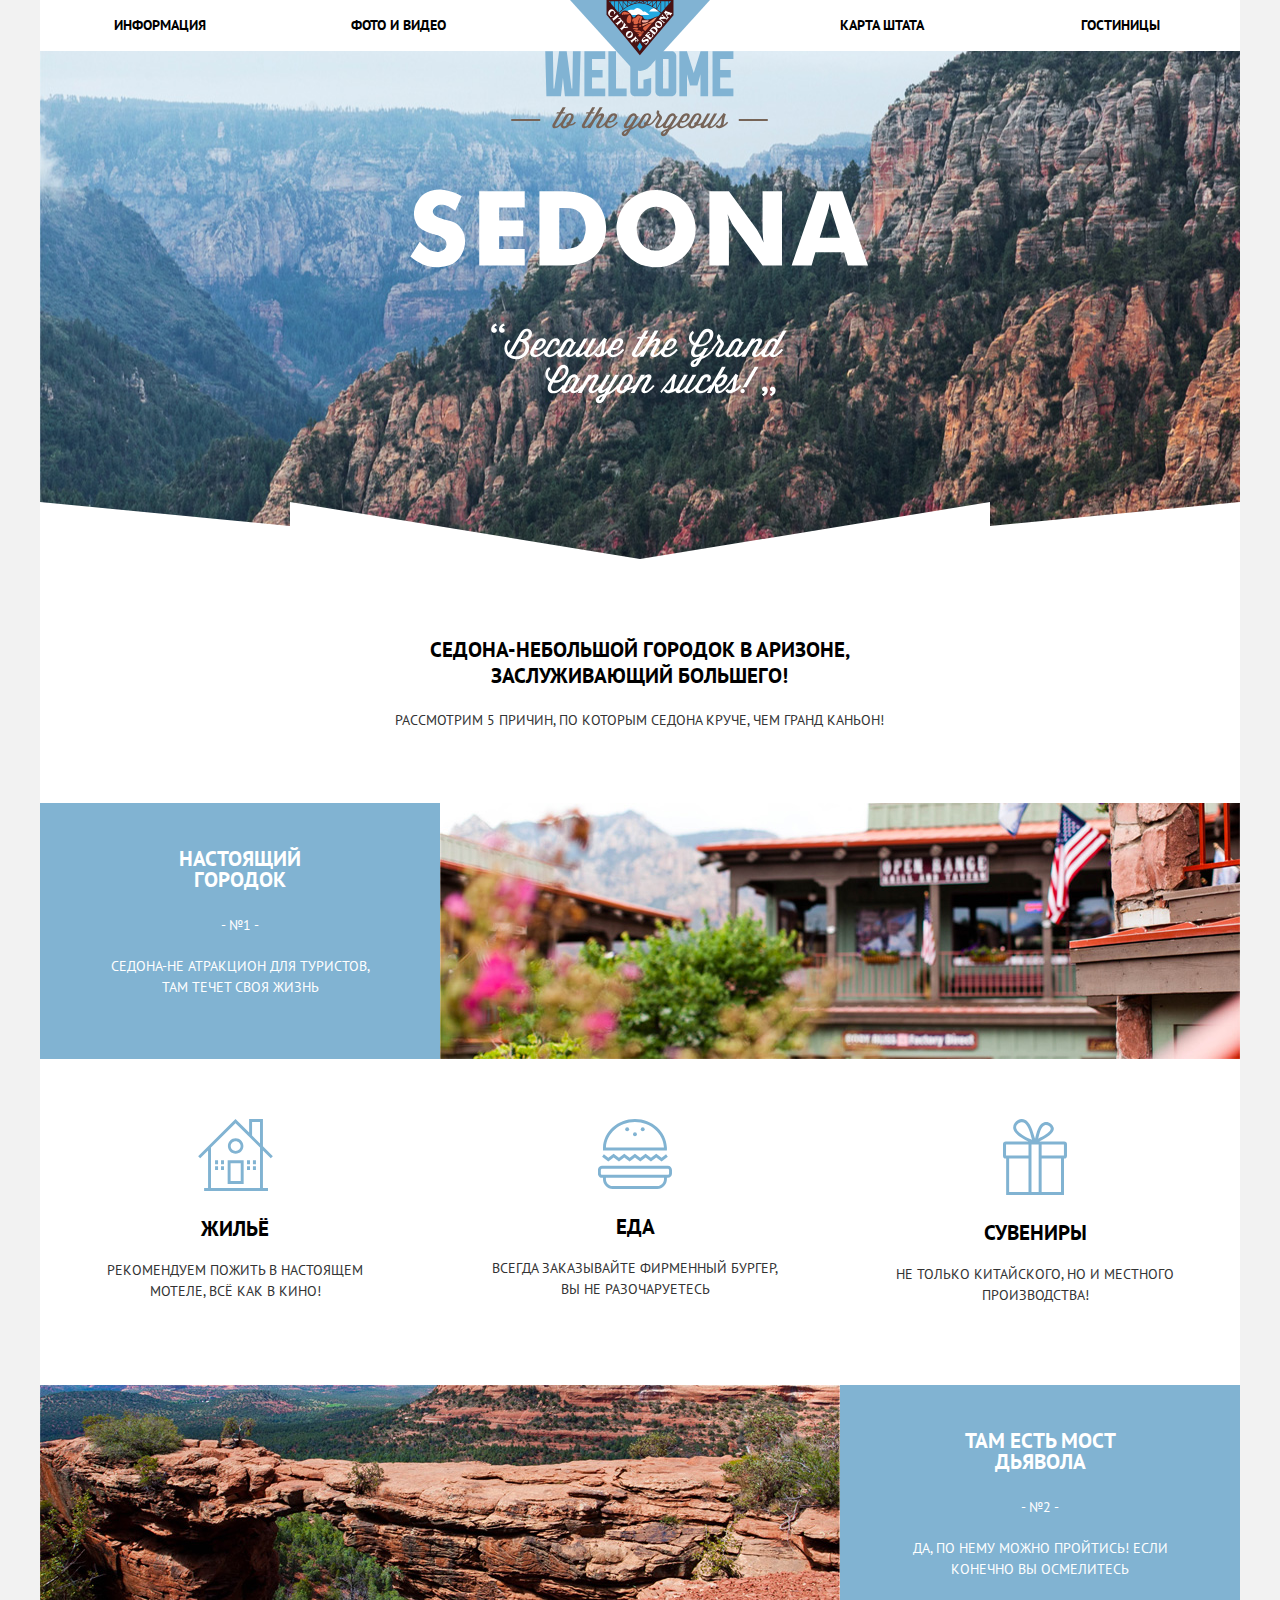
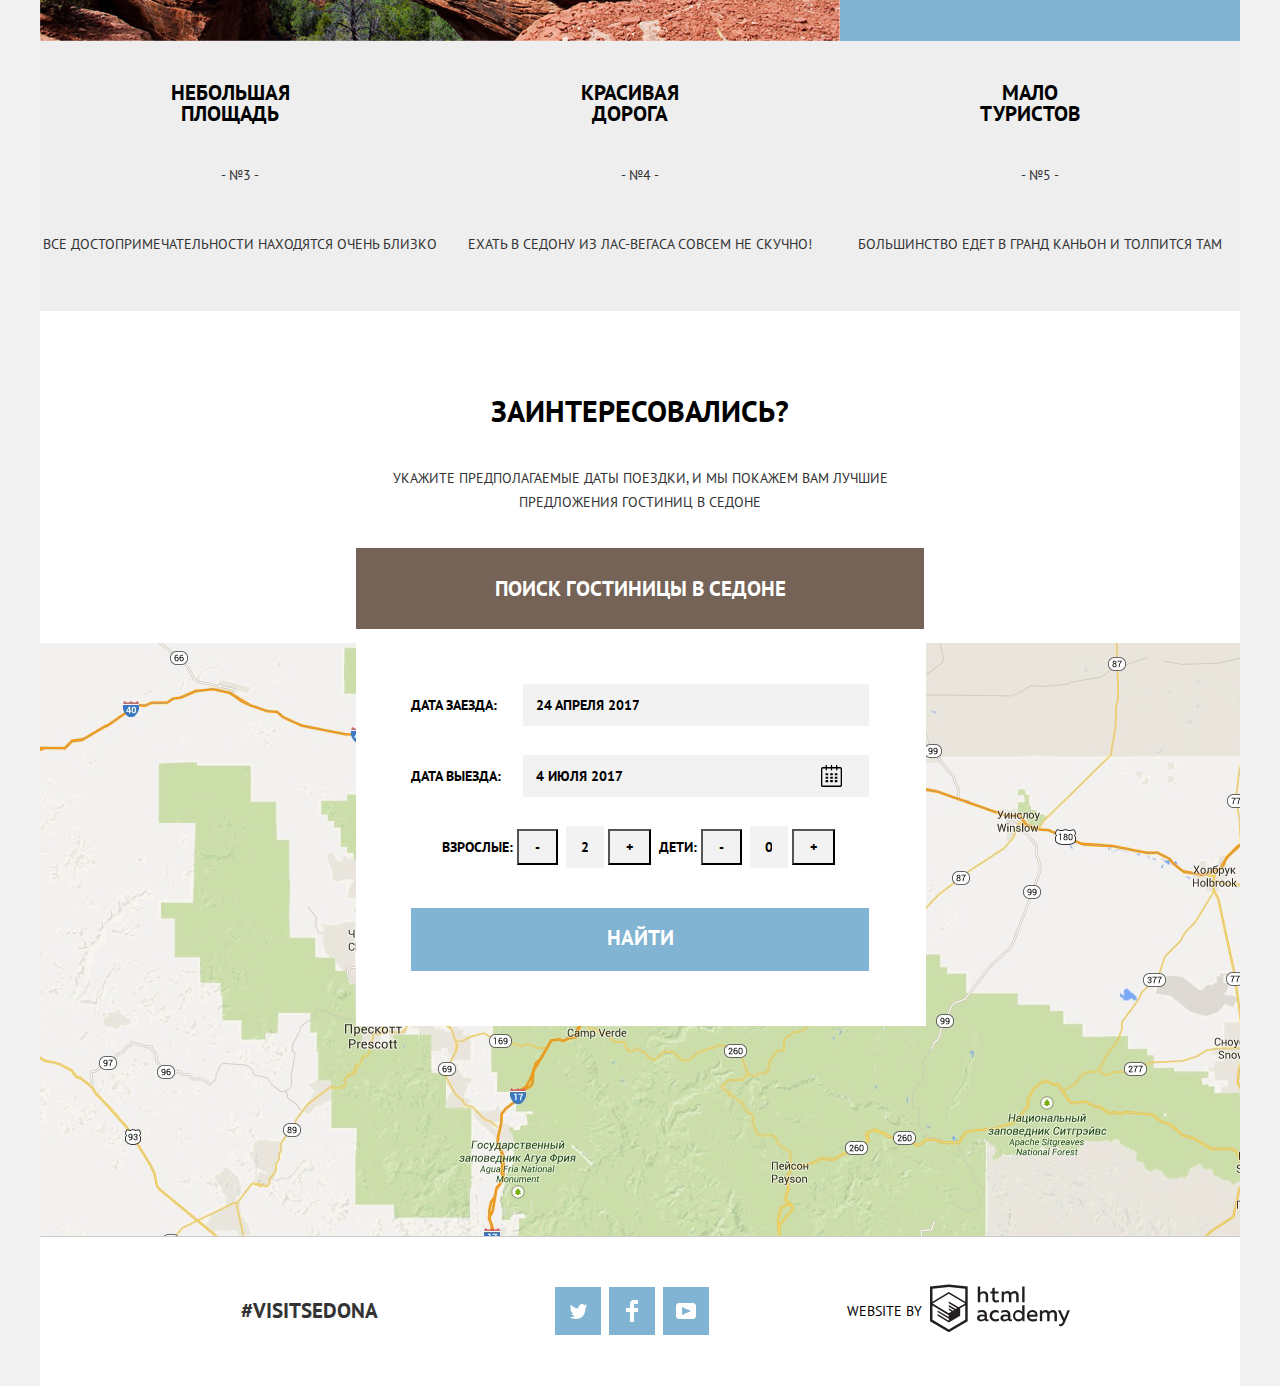
<file: index.html>
<!DOCTYPE html>
<html lang="ru">
  <head>
    <meta charset="utf-8">
    <title>HTML Academy: Седона</title>
    <link href="https://fonts.googleapis.com/css?family=PT+Sans:400,700&amp;subset=cyrillic" rel="stylesheet">
    <link href="css/normalize.css" rel="stylesheet">
    <link href="css/style.css" rel="stylesheet">
  </head>
  <body>
    <div class="container">
      <header class="main-header">
        <nav class="main-navigation">
          <a class="logo" href="index.html">Логотип Седоны</a>
          <ul class="site-navigation">
            <li><a href="info.html" class="site-navigation-link">информация</a></li>
            <li><a href="photo.html" class="site-navigation-link">фото и видео</a></li>
            <li><a href="map.html" class="site-navigation-link">карта штата</a></li>
            <li><a href="hotel.html" class="site-navigation-link">гостиницы</a></li>
          </ul>
        </nav>
      </header>
      <main class="content">
        <section class="welcome">
          <p class="visually-hidden">welcome to the gorgeous</p>
          <h1 class="visually-hidden">SEDONA</h1>
          <p class="visually-hidden">Because the Grand Canyon is sucks!</p>
          <div class="welcome-text"></div>
        </section>
        <section class="about">
          <div class="about-sedona">
            <h2 class="text-title">седона-небольшой городок в Аризоне, заслуживающий большего!</h2>
            <p class="text-for-reason">рассмотрим 5 причин, по которым Седона круче, чем Гранд Каньон!</p>
          </div>

          <section class="reasons-item1">
            <div class="reasons-item background-blue">
              <h3 class="text-white title">настоящий городок</h3>
              <p class="text-uppercase text-white">- №1 -</p>
              <p class="text-uppercase text-white">седона-не атракцион для туристов, там течет своя жизнь</p>
            </div>
            <img src="img/reason1.jpg" width="800" height="256" alt="фото Седоны для раздела 5 причин">
          </section>

            <ul class="more-reasons">
              <li class="reasons-item background-white">
                <img src="img/icon-1.svg" width="75" height="72" alt="жилье">
                <h3 class="title">жильё</h3>
                <p class="text-uppercase">рекомендуем пожить в настоящем мотеле, всё как в кино!</p>
              </li>
              <li class="reasons-item background-white">
                <img src="img/icon-3.svg" width="74" height="70" alt="еда">
                <h3 class="title">еда</h3>
                <p class="text-uppercase">всегда заказывайте фирменный бургер, вы не разочаруетесь</p>
              </li>
              <li class="reasons-item background-white">
                <img src="img/icon-2.svg" width="64" height="76" alt="сувениры">
                <h3 class="title">сувениры</h3>
                <p class="text-uppercase">не только китайского, но и местного производства!</p>
              </li>
            </ul>

          <section class="reasons-item2">
            <div class="reasons-item background-blue order">
            <h3 class="text-white title">там есть мост дьявола</h3>
            <p class="text-uppercase text-white">- №2 -</p>
            <p class="text-uppercase text-white">да, по нему можно пройтись! если конечно вы осмелитесь</p>
          </div>
          <img src="img/reason2.jpg" width="800" height="256" alt="еще фото Седоны для раздела 5 причин">
          </section>

          <ul class="reasons-item reasons-item3">
            <li class="reasons-item background-grey">
              <h3 class="text-black title">небольшая площадь</h3>
              <p class="text-uppercase background-grey">- №3 -</p>
              <p class="text-uppercase background-grey">все достопримечательности находятся очень близко</p>
            </li>
            <li class="reasons-item background-grey">
              <h3 class="text-black title">красивая дорога</h3>
              <p class="text-uppercase background-grey">- №4 -</p>
              <p class="text-uppercase background-grey">ехать в седону из лас-вегаса совсем не скучно!</p>
            </li>
            <li class="reasons-item background-grey">
              <h3 class="text-black title">мало туристов</h3>
              <p class="text-uppercase background-grey">- №5 -</p>
              <p class="text-uppercase background-grey">большинство едет в гранд каньон и толпится там</p>
            </li>
          </ul>
        </section>

        <section class="booking">
          <div class="booking-question">
            <h2 class="title-question">заинтересовались?</h2>
            <p class="booking-text-uppercase ">укажите предполагаемые даты поездки, и мы покажем вам лучшие предложения гостиниц в седоне</p>
          <div class="search-request">
             <button class="button text-white">поиск гостиницы в седоне</button>
          </div>
          </div>
          <div class="booking-map booking-form">

            <div class="booking-form-request">
              <form action="https://echo.htmlacademy.ru" method="post">
                <div class="appointment-item"><label for="arrival">дата заезда:</label>
                <input type="text" id="arrival" class="input arrival-date" value="24 апреля 2017">
                <div class="button calendar calendar1"></div></div>

                <div class="appointment-item">
                <label for="departure">дата выезда:</label>
                <input type="text" id="departure" class="input departure-date" value="4 июля 2017">
                <div class="button calendar2"></div></div>

                <div class="appointment-item-ac"><label for="adult">взрослые:</label>
                <button class="button minus">-</button>
                <input type="text" id="adalt" class="input adult-count" value="2">
                <button class="button plus">+</button>
                <label for="children">дети:</label>
                <button class="button minus">-</button>
                <input type="text" id="children" class="input children-count" value="0">
                <button class="button plus">+</button></div>

                <button class="button find" type="submit">найти</button>
              </form>
            </div>
          </div>
        </section>
        <section class="map">
          <h2 class="visually-hidden">Как добраться до Седоны</h2>
          <p><img src="img/map.png" width="1200" height="593" alt="Карта как доехать до Седоны"></p>
          <button class="modal-close">закрыть</button>
        </section>

      </main>
      <footer class="main-footer">
        <span class="hashtag">#VISITSEDONA</span>
        <ul class="footer-social">
          <li><a class="social-link twitter-link" href="#">Twitter</a>
          <li><a class="social-link facebook-link" href="#">Facebook</a>
          <li><a class="social-link youtube-link" href="#">Youtube</a>
        </ul>
        <div class="footer-copyright">
          <span class="copyright">website by</span>
          <a class="websiteby-button" href="https://htmlacademy.ru" aria-label="htmlacademy">
            <img src="img/logo-htmlacademy.svg" width="140" height="71" alt="Логотип разработчика сайта htmlacademy">
          </a>
        </div>
      </footer>
    </div>
  </body>
</html>
</file>
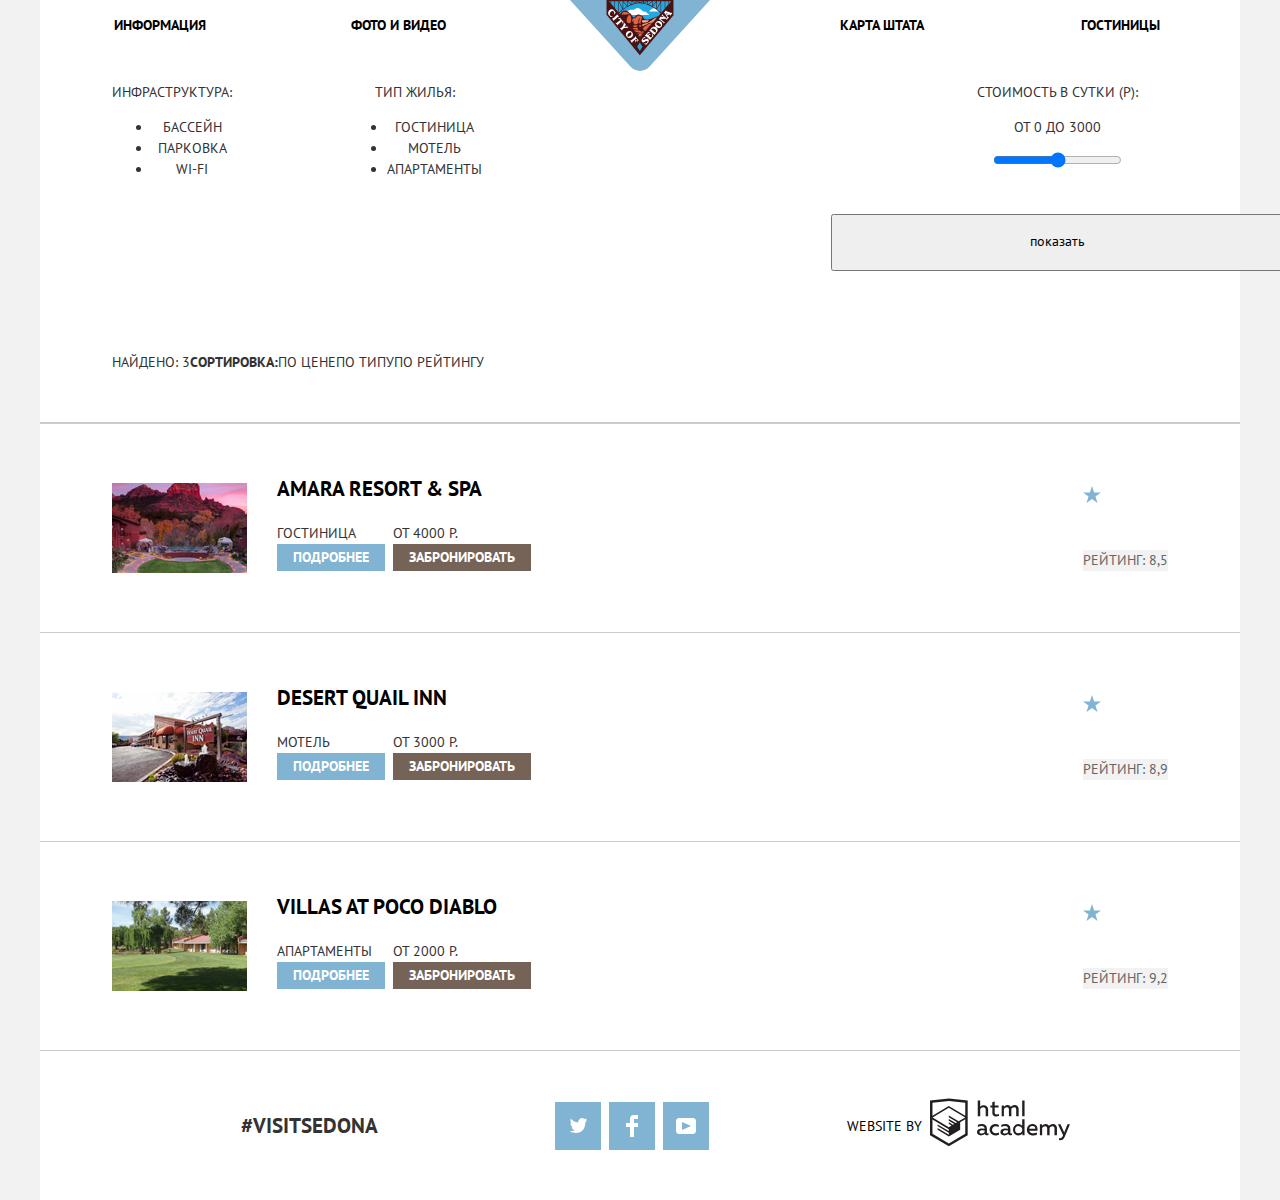
<file: hotel.html>
<!DOCTYPE html>
<html lang="ru">
  <head>
    <meta charset="utf-8">
    <title>HTML Academy: Седона</title>
    <link href="https://fonts.googleapis.com/css?family=PT+Sans:400,700&amp;subset=cyrillic" rel="stylesheet">
    <link href="css/normalize.css" rel="stylesheet">
    <link href="css/style.css" rel="stylesheet">
  </head>
  <body>
    <div class="container">
      <header class="main-header">
        <nav class="main-navigation">
          <a class="logo" href="index.html">Логотип Седоны</a>
          <ul class="site-navigation">
            <li><a href="info.html" class="site-navigation-link">информация</a></li>
            <li><a href="photo.html" class="site-navigation-link">фото и видео</a></li>
            <li><a href="map.html" class="site-navigation-link">карта штата</a></li>
            <li><a href="hotel.html" class="site-navigation-link">гостиницы</a></li>
          </ul>
        </nav>
      </header>
      <main class="content">
        <section class="search-hotel">
          <div class="infrastructure-wrapper"
          <h3>инфраструктура:</h3>
        <ul class="infrastructure">
          <li>бассейн</li>
          <li>парковка</li>
          <li>wi-fi</li>
        </ul>
      </div>
      <div class="accommodation-wrapper"
        <h3>тип жилья:</h3>
        <ul class="accommodation">
          <li>гостиница</li>
          <li>мотель</li>
          <li>апартаменты</li>
        </ul>
      </div>
      <div class="price-wrapper"
        <h3>стоимость в сутки (р):</h3>
        <p>от 0 до 3000</p>
        <input type="range" min="0" max="4000">
        <button class="button" type="submit">показать</button>
      </div>
        </section>
        <section class="sort">
        <p>найдено: 3</p>
        <h4>сортировка:</h4>
        <ul class="result">
        <li>по цене</li>
        <li>по типу</li>
        <li>по рейтингу</li>
      </ul>
    </section>

        <section class="hotels">
          <h2 class="visually-hidden">гостиницы</h2>

        <ul class="hotel-top">

          <li class="hotel padding">
          <img src="img/amara.jpg" width="135" height="90" alt="фотогафия отеля amara">
          <div class="hotel-container">
            <a class="hotel-name" href="#"><h3>amara resort & spa</h3></a>
          <div class="span">
            <span class="price-from" >гостиница</span>
            <span class="price-from">от 4000 Р.</span>
          </div>
          <div class="buttons">
            <a class="button hotel-details amara-details" href="#">подробнее</a>
            <a class="button hotel-book amara-book" href="#">забронировать</a>
          </div>
          </div>
          <div class="hotel-rate">
            <img src="img/star.svg" width="18" height="17" alt="категория отеля 5 звезд">
            <span class="rate">рейтинг: 8,5</span>
          </div>
          </li>

          <li class="hotel padding">
            <img src="img/desert.jpg" width="135" height="90" alt="фотогафия мотеля desert">
          <div class="hotel-container">
            <a class="hotel-name" href="#"><h3>desert quail inn</h3></a>
          <div class="span">
            <span class="price-from">мотель</span>
            <span class="price-from">от 3000 Р.</span>
          </div>
          <div class="buttons">
            <a class="button hotel-details desert-details" href="#">подробнее</a>
            <a class="button hotel-book desert-book" href="#">забронировать</a>
          </div>
          </div>
          <div class="hotel-rate">
            <img src="img/star.svg" width="18" height="17" alt="категория отеля 3 звезды">
            <span class="rate">рейтинг: 8,9</span>
          </div>
          </li>

          <li class="hotel padding">
            <img src="img/villas.jpg" width="135" height="90" alt="фотогафия апартаментов villas">
          <div class="hotel-container">
            <a class="hotel-name" href="#"><h3>villas at poco diablo</h3></a>
          <div class="span">
            <span class="price-from">апартаменты</span>
            <span class="price-from">от 2000 Р.</span>
          </div>
          <div class="buttons">
            <a class="button hotel-details villas-details" href="#">подробнее</a>
            <a class="button hotel-book villas-book" href="#">забронировать</a>
          </div>
          </div>
          <div class="hotel-rate">
            <img src="img/star.svg" width="18" height="17" alt="категория отеля 2 звезды">
            <span class="rate">рейтинг: 9,2</span>
          </div>
        </li>

        </ul>
        </section>
      </main>
    <footer class="main-footer">
      <span class="hashtag">#VISITSEDONA</span>
      <ul class="footer-social">
        <li><a class="social-link twitter-link" href="#">Twitter</a>
        <li><a class="social-link facebook-link" href="#">Facebook</a>
        <li><a class="social-link youtube-link" href="#">Youtube</a>
      </ul>
      <div class="footer-copyright">
        <span class="copyright">website by</span>
        <a class="websiteby-button" href="https://htmlacademy.ru" aria-label="htmlacademy">
          <img src="img/logo-htmlacademy.svg" width="140" height="71" alt="Логотип разработчика сайта htmlacademy">
        </a>
    </div>
    </footer>
    </div>
  </body>
</html>
</file>
<file: css/style.css>
body {
  font-family: "PT Sans", Arial, sans-serif;
  font-size: 14px;
  line-height: 21px;
  color: #333333;
  font-weight: normal;
  text-align: center;
  background-color: #f2f2f2;
  text-transform: uppercase;
}
.main-navigation {
  background-color: #ffffff;
  font-weight: bold;
}
.logo {
  width: 140px;;
  height: 71px;
  background: url("../img/logo-sedona.svg");
  background-repeat: no-repeat;
  font-size: 0;
  position: absolute;
  left: 50%;
  margin-left: -70px;
}
.container {
  width: 1200px;
  margin: 0 auto;
}
.main-navigation {
  position: relative;
}
.site-navigation li {
  width: 239px;
  padding: 15px 0;
}
.site-navigation li:nth-child(2) {
  margin-right: 122px;
}
.site-navigation li:nth-child(3) {
  margin-left: 122px;
}
.welcome {
  min-height: 508px;
  min-width: 1200px;
  background-image: url("../img/mask.svg"), url("../img/sedona-big.jpg");
  background-repeat: no-repeat;
  background-position: center bottom, center center;
  background-size: contain, cover;
}
.about-sedona {
  min-height: 99px;
  width: 489px;
  padding: 61px 356px 56px 355px;
}
.reasons-item1 {
  display: flex;
  margin: 0;
  padding: 0;
}
.reasons-item1 h3 {
  margin: 0;
  padding-bottom: 25px;
  padding-top: 15px;
  padding-left: 100px;
  padding-right: 100px;
}
.reasons-item1 p {
  margin: 0;
  margin-bottom: 20px;
}
.reasons-item1 p:last-child {
  margin: 0;
  margin-bottom: 60px;
  margin-left: 60px;
  margin-right: 60px;
}
.reasons-item2 {
  display: flex;
  margin: 0;
  padding: 0;
}
.order {
  order: 1;
}
.reasons-item2 h3 {
  margin: 0;
  padding-bottom: 25px;
  padding-top: 15px;
  padding-left: 120px;
  padding-right: 120px;
}
.reasons-item2 p {
  margin: 0;
  margin-bottom: 20px;
}
.reasons-item2 p:last-child {
  margin: 0;
  margin-bottom: 60px;
  margin-left: 40px;
  margin-right: 40px;
}
.background-blue {
  background-color: #81b3d2;
  padding-top: 30px;
}
.background-grey {
  background-color: #eeeeee;
  width: 400px;
  margin: 0;
  padding-top: 20px;
  padding-bottom: 28px;
  }
.reasons-item3 h3 {
  padding-left: 130px;
  padding-right: 150px;
  text-align: center;
}
.background-white {
  margin: 0;
  width: 400px;
  padding-top: 60px;
  padding-bottom: 65px;
  padding-left: 50px;
  padding-right: 60px;
}
.background-white:last-child {
  padding-left: 50px;
}
.reasons-item3 {
  display: flex;
  margin: 0;
  padding: 0;
  justify-content: space-between;
}
.more-reasons {
  display: flex;
  margin: 0;
  padding: 0;
}
.booking-question {
  background-color: #ffffff;
  width: 568px;
  padding: 57px 316px 0 316px;
}
.booking-question h2 {
  padding-bottom: 12px;
}
.booking-question p {
  padding-bottom: 20px;
}
.booking-form-request {
  width: 458px;
}
.map {
  width: 1200px;
  height: 593px;
  position: relative;
}
.booking-map {
  width: 460px;
  position: absolute;
  z-index: 1;
  background-color: #ffffff;
  padding: 55px;
  margin-left: 316px;
  margin-right: 316px;
  margin-top: 0;
}
.button {
  display: inline-block;
  padding: 3px 16px;
  margin-right: 4px;
}
.button[type="submit"] {
  padding: 17px 195px 20px 195px;
  width: 100%;
  margin-top: 40px;
}
.booking-form-wrapper {
  width: 449px;
}
.appointment-item {
  display: flex;
  justify-content: space-between;
  margin: 0;
  margin-bottom: 29px;
}
.appointment-item input {
  box-sizing: border-box;
  width: 346px;
  padding: 8px 230px 8px 13px;
  margin: 0;
}
.appointment-item label {
  padding-right: 20px;
  text-align: center;
  padding-top: 8px;
}

.appointment-item-ac input {
  box-sizing: border-box;
  width: 38px;
  padding: 8px 16px 8px 15px;
  margin: 0;
}
.departure-date,
.arrival-date {
  width: 346px;
}
.main-footer {
  margin: 0;
  padding: 36px 101px 36px 132px;
  background-color: transparent;
  display: flex;
  justify-content: space-around;
  align-items: center;
  border-top: 1px solid rgba(0, 1, 1, 0.2);
}
.footer-social {
  display: flex;
}
.footer-copyright {
  display: flex;
  align-items: center;
}
.copyright {
  margin-right: 8px;
}
.content {
  width: 1200px;
  min-height: 716px;
  margin: 0;
  padding: 0;
}
.search-hotel {
  margin: 0;
  padding: 0;
  display: flex;
  padding: 31px 72px 31px 72px;
}
.infrastructure-wrapper {
  padding-right: 115px;
}
.price-wrapper {
  padding-left: 349px;
}
.sort {
  margin: 0;
  padding: 0;
  display: flex;
  padding: 31px 72px 31px 72px;
  align-items: center;
}
.result {
  margin: 0;
  padding: 0;
  display: flex;
  list-style: none;
}

.hotel-top {
  padding: 0;
  margin: 0;
  display: flex;
  flex-direction: column;
  border-top: 1px solid rgba(0, 1, 1, 0.2);

}
.hotel {
  border-top: 1px solid rgba(0, 1, 1, 0.2);
  display: flex;
  align-items: center;
}

.hotel-container {
  margin-left: 30px;
  margin-bottom: 30px;
  padding: 0;
  display: flex;
  flex-direction: column;
  justify-content: flex-start;
}
.hotel-rate {
  display: flex;
  flex-direction: column;
  margin-left: auto;
  justify-content: space-between;
}
.rate {
  margin-top: 47px;
}
.hotel-name {
  display: inline-block;
  margin: 0;
  padding: 0;
}
.span {
  display: flex;
  margin: 0;
  padding: 0;
}
.price-from {
  min-width: 110px;
  margin-right: 6px;
}
.buttons {
  display: inline-block;
}
.padding {
  padding: 31px 72px;
}
.container {
  width: 1200px;
  margin: 0 auto;
  background-color: #ffffff;
}
.welcome-text {
  width: 495px;
  height: 353px;
  background-position: center;
  font-size: 0;
  display: block;
  background-image: url("../img/welcome.svg");
  margin: 0 auto;
  background-repeat: no-repeat;
}
a {
  text-decoration: none;
}
.site-navigation-link {
  color: #000000;
  background-color: #ffffff;
}
.site-navigation-link.active {
  color: #766357;
}
.site-navigation-link:hover,
.site-navigation-link:focus {
  color: #81b3d2;
}
.site-navigation-link:active {
  color: rgba(0, 0, 0, 0.3);
}
.site-navigation {
  list-style: none;
  margin: 0;
  padding: 0;
  display: flex;
}
.text-for-reason {
  line-height: 26px;
}
.text-title {
  font-size: 21px;
  line-height: 26px;
  color: #000000;
  background-color: #ffffff;
  font-weight: bold;
}
.title {
  color: #000000;
  font-size: 21px;
  font-weight: bold;
}
.text-white {
  color: #ffffff;
  background-color: #81b3d2;
}
.reasons-item .text-white {
  background: #81b3d2;
  background-repeat: repeat;
}
.text-black {
  color: #000000;
  background-color: #eeeeee;
  font-weight: bold;
}
.background-grey {
  background-color: #eeeeee;
}
.reasons-item {
  list-style: none;
}
.more-reasons {
  list-style: none;
}
.booking-form {
  font: inherit;
  line-height: 26px;
  color: #000000;
  background-color: #ffffff;
  border: none;
  text-transform: uppercase;
  font-weight: bold;
  text-align: center;
}
.title-question {
  font-size: 30px;
  line-height: 36px;
  color: #000000;
  font-weight: bold;
}
.booking-text-uppercase {
  line-height: 24px;
  color: #333333;
}
.find {
  font: inherit;
  font-size: 21px;
  color: #ffffff;
  background-color: #81b3d2;
  border: none;
  text-transform: uppercase;
  font-weight: bold;
}
.search-request .text-white {
  font: inherit;
  font-size: 21px;
  text-align: center;
  color: #ffffff;
  background-color: #766357;
  border: none;
  text-transform: uppercase;
  padding: 30px 135px;
  width: 568px;
  font-weight: bold;
}
.calendar1 {
  position: absolute;
  z-index: 1;
  top: 125px;
  right: 60px;
}
.calendar2 {
  position: absolute;
  z-index: 1;
  top: 155px;
  right: 95px;
}
.search-request .text-white:hover,
.search-request .text-white:focus {
  background-color: #604e43;
}
.search-request .text-white:active {
  color: rgba(255, 255, 255, 0.3);
  background-color: #503e33;
}
.find:hover,
.find:focus {
  background-color: #669ec0;
}
.find:active {
  color: rgba(255, 255, 255, 0.3);
  background-color: #5496bd;
}
.booking-form .input {
  font: inherit;
  font-size: 14px;
  line-height: 26px;
  color: #000000;
  background-color: #f2f2f2;
  font-weight: bold;
  text-align: left;
  text-transform: uppercase;
  border: none;
}
.departure-date:hover,
.departure-date:focus {
  color: #000000;
  background-color: #ebebeb;
}
.departure-date:active {
  background-color: #ffffff;
  border: 2px solid #e5e5e5;
  border-color: #e5e5e5;
}
.arrival-date:hover,
.arrival-date:focus {
  color: #000000;
  background-color: #ebebeb;
}
.arrival-date:active {
  background-color: #ffffff;
  border: 2px solid #e5e5e5;
  border-color: #e5e5e5;
}
.booking-form label {
  line-height: 26px;
  text-align: left;
  text-transform: uppercase;
}
.adult-count {
  line-height: 26px;
  background-color: #f2f2f2;
  text-align: center;
}
.children-count {
  line-height: 26px;
  background-color: #f2f2f2;
  text-align: center;
}
.minus {
  font: inherit;
  background-color: #f2f2f2;
}
.plus {
  font: inherit;
  background-color: #f2f2f2;
}
.calendar {
  font: inherit;
  width: 38px;
  height: 38px;
  background-position: center;
  font-size: 0;
  display: block;
  background-image: url("../img/calendar.svg");
  margin: 0 auto;
  background-repeat: no-repeat;
}
.minus:hover,
.minus:focus {
  background-color: #ffffff;
}
.minus:active {
  background-color: #81b3d2;
}
.plus:hover,
.plus:focus {
  background-color: #ffffff;
}
.plus:active {
  background-color: #81b3d2;
}
button.modal-close {
  color: #000000;
  background-color: #ffffff;
  border: 1px;
  border-color: #000000;
  display: none;
}
.visually-hidden {
  position: absolute;
  clip: rect(0 0 0 0);
  width: 1px;
  height: 1px;
  margin: -1px;
}
.hashtag {
  font-size: 21px;
  line-height: 26px;
  font-weight: bold;
}
.footer-social {
  list-style: none;
}
.copyright {
  line-height: 26px;
  color: #000000;
}
.websiteby-button:hover,
.websiteby-button:focus {
  background-color: #81b3d2;
}
.websiteby-button:active {
  background-color: #bdbbbc;
}
.hotel-name h3 {
  font-size: 21px;
  line-height: 26px;
  color: #000000;
  font-weight: bold;
  text-align: left;
  background-repeat: no-repeat;
}
.hotel-name:hover h3,
.hotel-name:focus h3 {
  color: #81b3d2;
  background-color: #ffffff;
}
.hotel-name:active h3 {
  color: rgba(0, 0, 0, 0.3);
  background-color: #ffffff;
}
.hotel-top {
  text-align: left;
  list-style: none;
}
.hotel-top .rate {
  color: #666666;
  text-align: center;
  background-color: #f2f2f2;
}
.hotel-top .hotel-details {
  font: inherit;
  color: #ffffff;
  font-weight: bold;
  background-color: #81b3d2;
}
.hotel-top .hotel-book {
  font: inherit;
  color: #ffffff;
  font-weight: bold;
  background-color: #766357;
}
.amara-book:hover,
.amara-book:focus {
  color: #ffffff;
  background-color: #604e43;
}
.amara-book:active {
  color: rgba(255, 255, 255, 0.3);
  background-color: #503e33;
}
.amara-details:hover,
.amara-details:focus {
  color: #ffffff;
  background-color: #669ec0;
}
.amara-details:active {
  color: rgba(255, 255, 255, 0.3);
  background-color: #5496bd;
}
.desert-book:hover,
.desert-book:focus {
  color: #ffffff;
  background-color: #604e43;
}
.desert-book:active {
  color: rgba(255, 255, 255, 0.3);
  background-color: #503e33;
}
.desert-details:hover,
.desert-details:focus {
  color: #ffffff;
  background-color: #669ec0;
}
.desert-details:active {
  color: rgba(255, 255, 255, 0.3);
  background-color: #5496bd;
}
.villas-book:hover,
.villas-book:focus {
  color: #ffffff;
  background-color: #604e43;
}
.villas-book:active {
  color: rgba(255, 255, 255, 0.3);
  background-color: #503e33;
}
.villas-details:hover,
.villas-details:focus {
  color: #ffffff;
  background-color: #669ec0;
}
.villas-details:active {
  color: rgba(255, 255, 255, 0.3);
  background-color: #5496bd;
}
.social-link {
  width: 46px;
  height: 48px;
  background-color: #81b3d2;
  background-repeat: no-repeat;
  background-position: center center;
  font-size: 0;
  display: block;
}
.footer-social li:not(:last-child) {
  margin-right: 8px;
}
.twitter-link {
  background-image: url("../img/twitter.svg");
}
.twitter-link:hover,
.twitter-link:focus {
  background-color: #669ec0;
}
.twitter-link:active {
  background-color: #5496bd;
}
.facebook-link {
  background-image: url("../img/fb-icon.svg");
}
.facebook-link:hover,
.facebook-link:focus {
  background-color: #669ec0;
}
.facebook-link:active {
  background-color: #5496bd;
}
.youtube-link {
  background-image: url("../img/youtube.svg");
}
.youtube-link:hover,
.youtube-link:focus {
  background-color: #669ec0;
}
.youtube-link:active {
  background-color: #5496bd;
}
</file>
